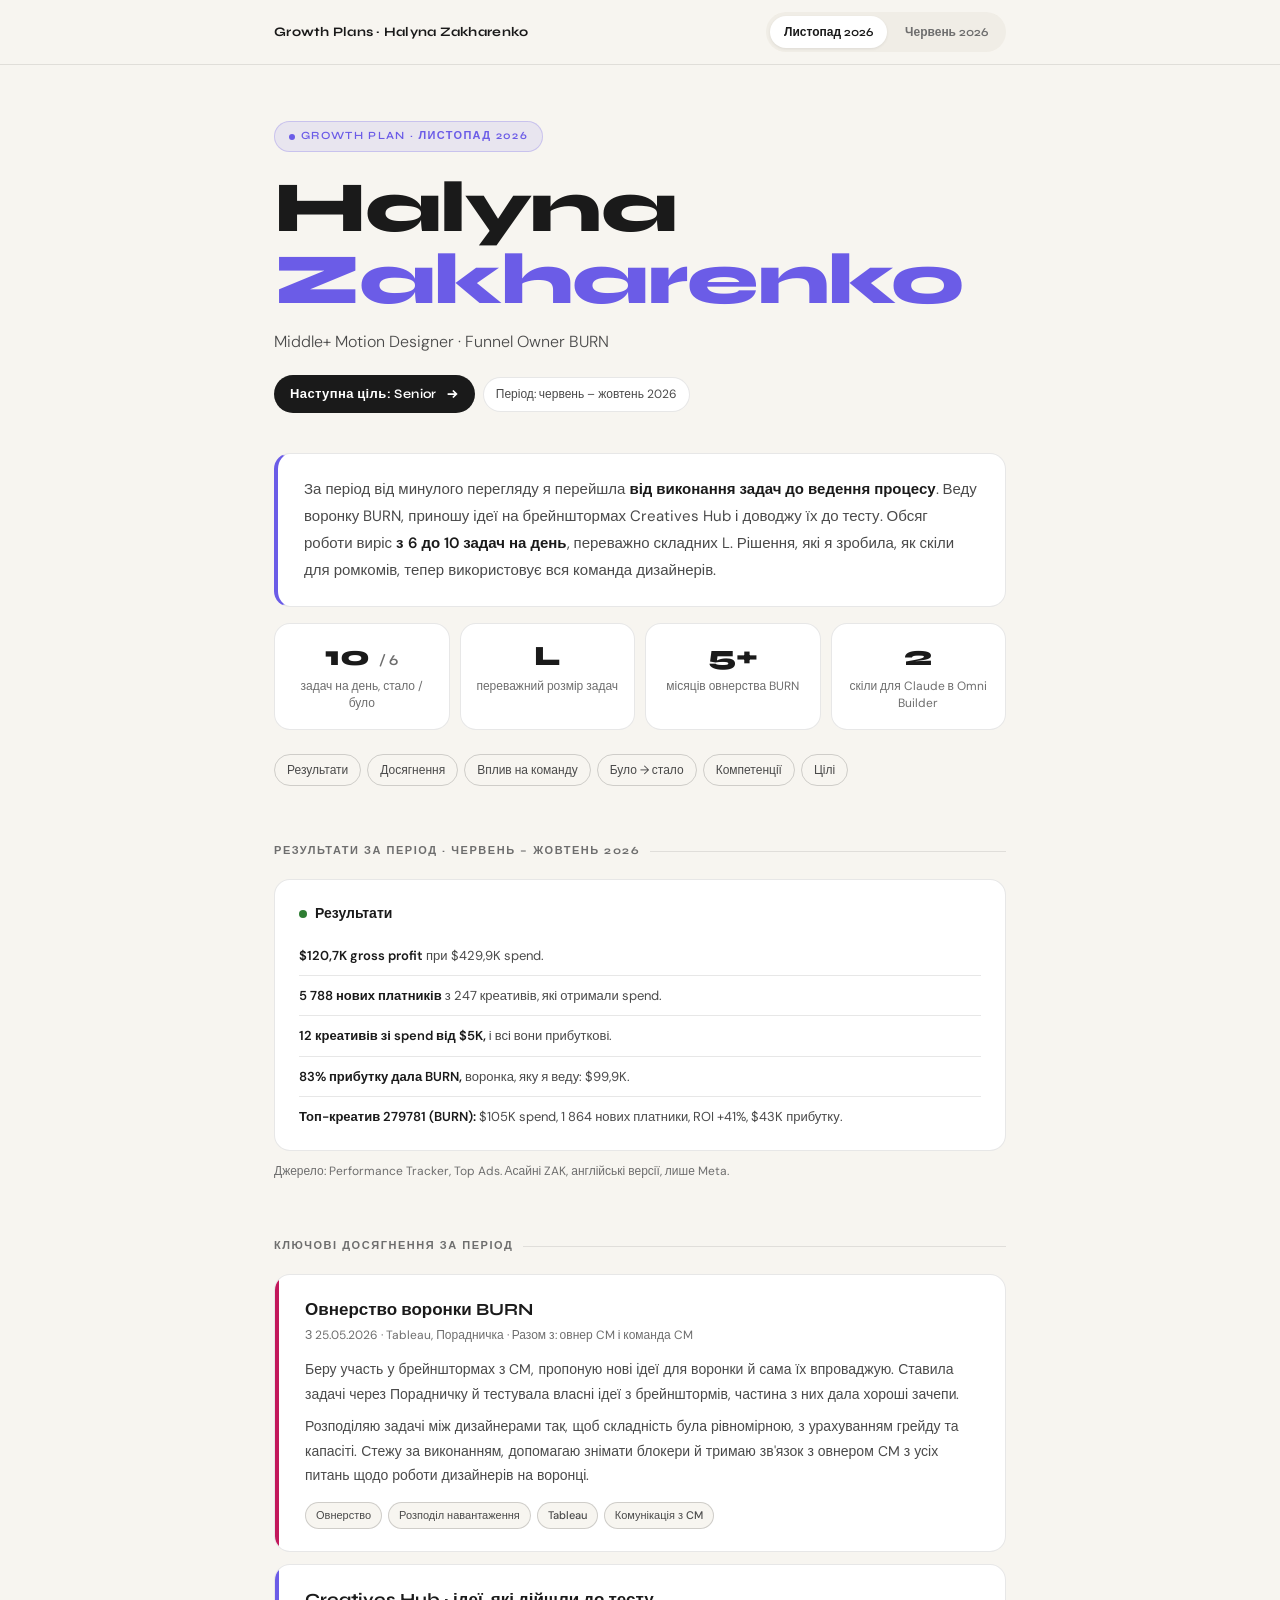
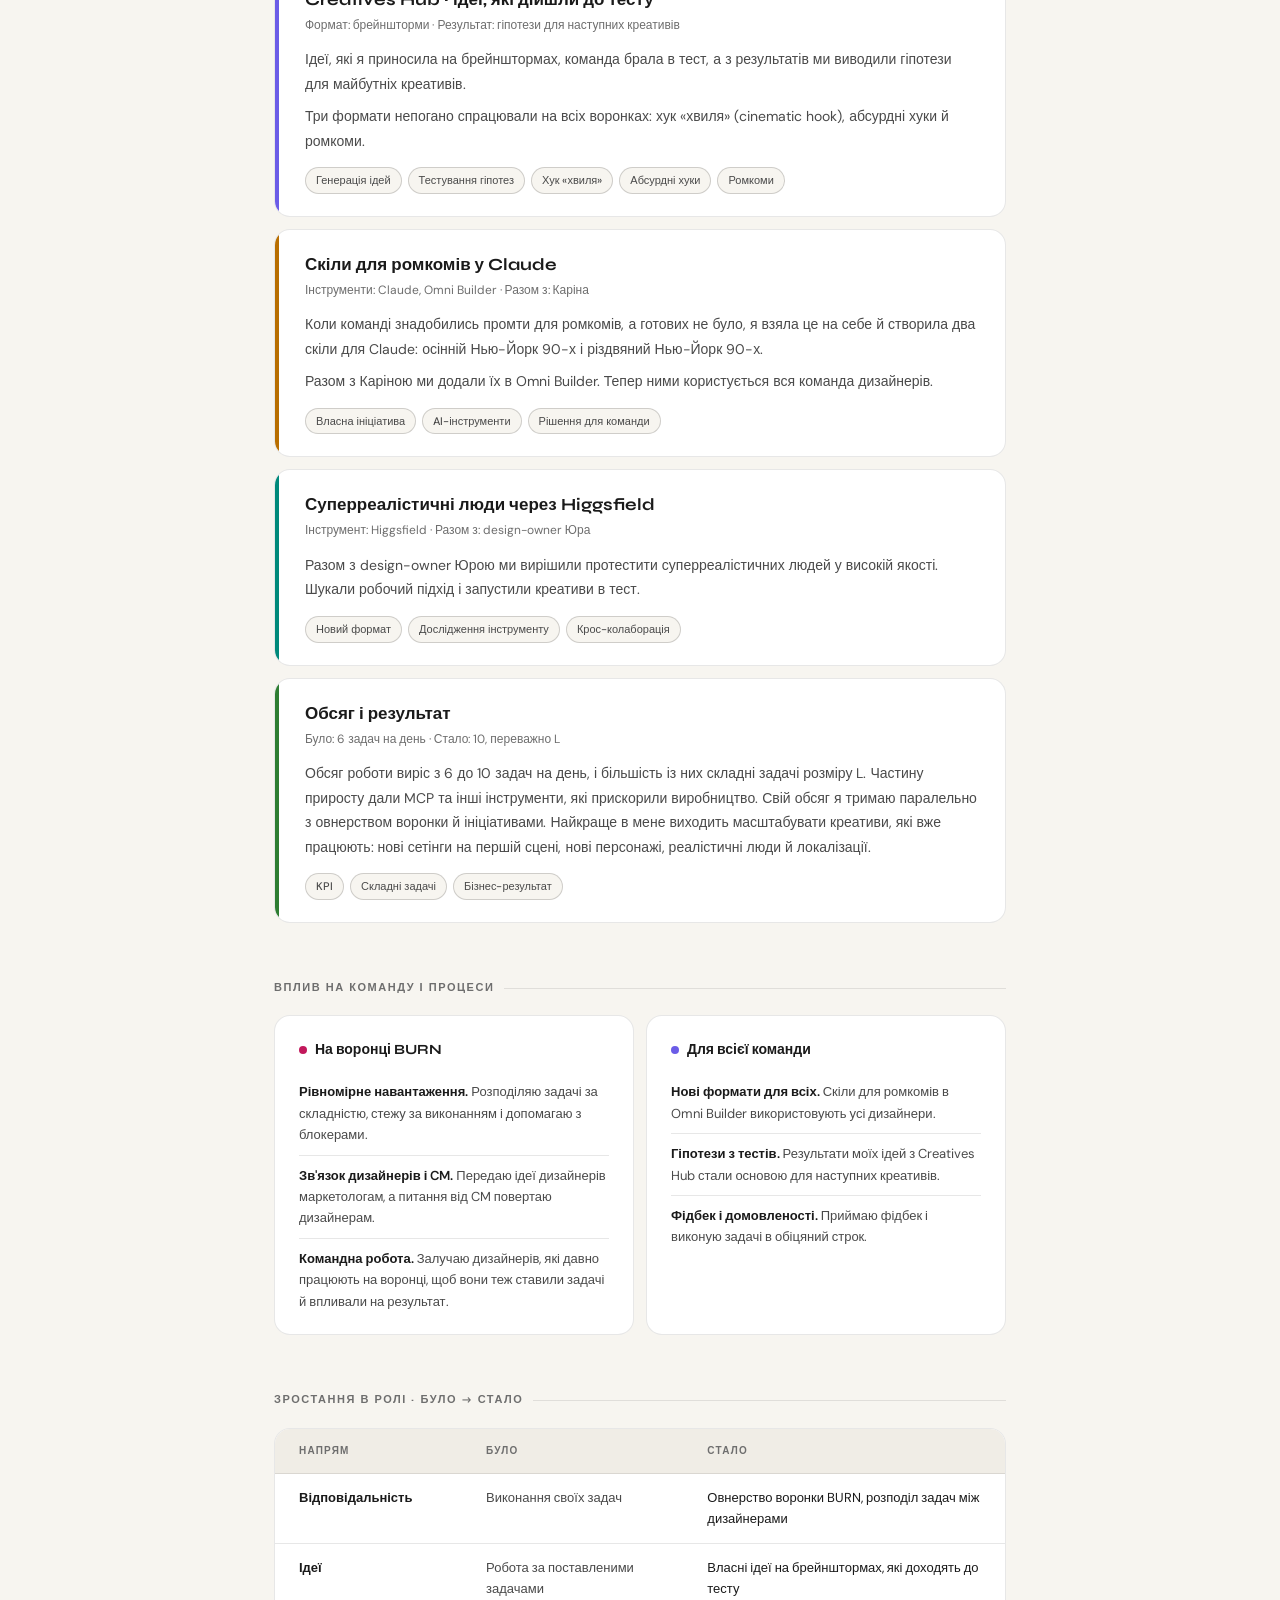
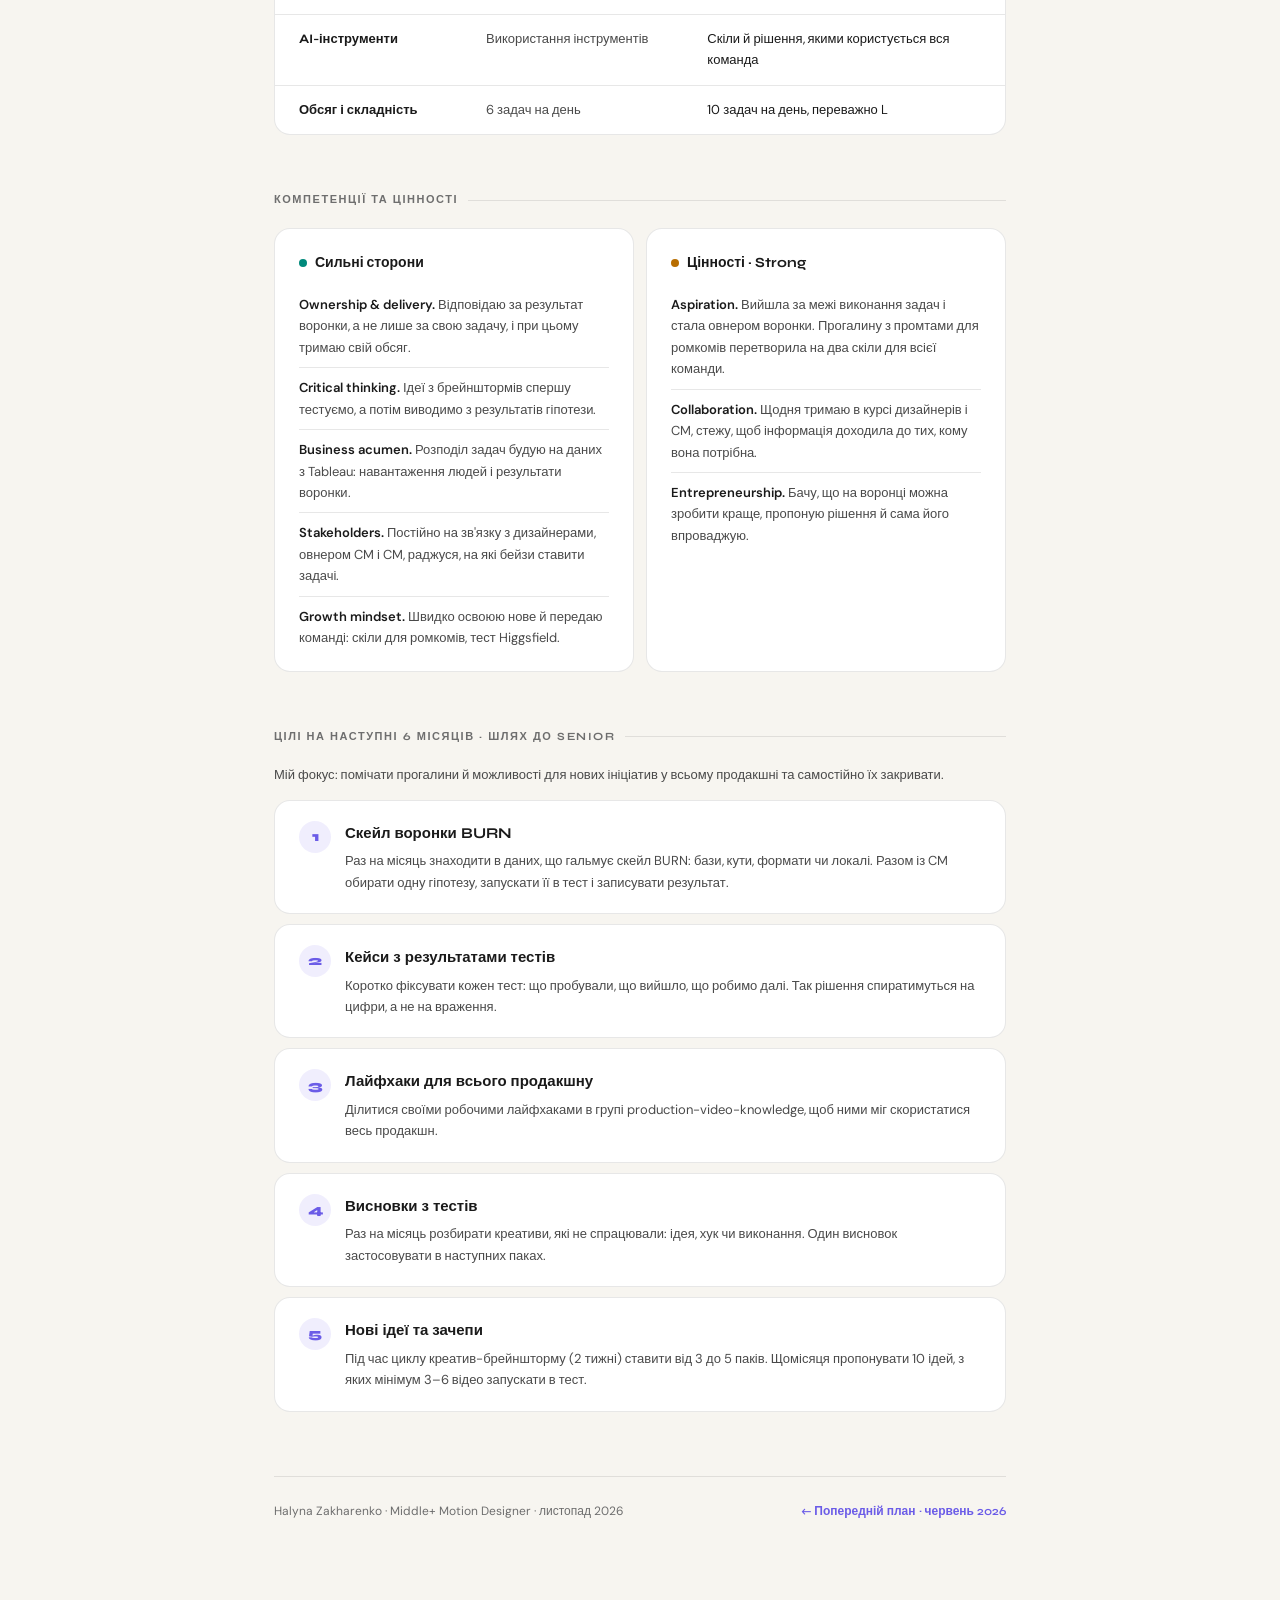
<file: index.html>
<!DOCTYPE html>
<html lang="uk">
<head>
<meta charset="UTF-8">
<meta name="viewport" content="width=device-width, initial-scale=1.0">
<meta name="robots" content="noindex, nofollow">
<title>Growth Plan · листопад 2026</title>
<script>if (window.self !== window.top) document.documentElement.classList.add("in-embed");</script>
<link rel="preconnect" href="https://fonts.googleapis.com">
<link rel="preconnect" href="https://fonts.gstatic.com" crossorigin>
<link href="https://fonts.googleapis.com/css2?family=Syne:wght@400;500;600;700;800&family=DM+Sans:ital,wght@0,300;0,400;0,500;0,600;1,300&display=swap" rel="stylesheet">
<link rel="stylesheet" href="assets/plan.css">
</head>
<body>
<header class="topbar">
  <div class="topbar-inner">
    <div class="brand">Growth Plans · Halyna Zakharenko</div>
    <nav class="switch" aria-label="Growth plans">
      <a href="./" aria-current="page">Листопад 2026</a>
      <a href="2026-06/">Червень 2026</a>
    </nav>
  </div>
</header>

<main class="page">
  <div class="hero">
    <div class="hero-tag">Growth Plan · листопад 2026</div>
    <h1 class="hero-name">Halyna<br><span>Zakharenko</span></h1>
    <p class="hero-role">Middle+ Motion Designer · Funnel Owner BURN</p>
    <div class="hero-row">
      <span class="hero-goal">Наступна ціль: Senior <svg viewBox="0 0 16 16" fill="none" stroke="currentColor" stroke-width="2" aria-hidden="true"><path d="M3 8h10M9 4l4 4-4 4"/></svg></span>
      <span class="chip">Період: червень – жовтень 2026</span>
    </div>
  </div>

  <p class="summary">
    За період від минулого перегляду я перейшла <strong>від виконання задач до ведення процесу</strong>. Веду воронку BURN, приношу ідеї на брейнштормах Creatives Hub і доводжу їх до тесту. Обсяг роботи виріс <strong>з 6 до 10 задач на день</strong>, переважно складних L. Рішення, які я зробила, як скіли для ромкомів, тепер використовує вся команда дизайнерів.
  </p>

  <div class="metrics">
    <div class="metric"><div class="metric-val">10 <small>/ 6</small></div><div class="metric-label">задач на день, стало / було</div></div>
    <div class="metric"><div class="metric-val">L</div><div class="metric-label">переважний розмір задач</div></div>
    <div class="metric"><div class="metric-val">5+</div><div class="metric-label">місяців овнерства BURN</div></div>
    <div class="metric"><div class="metric-val">2</div><div class="metric-label">скіли для Claude в Omni Builder</div></div>
  </div>

  <nav class="toc" aria-label="Розділи">
    <a href="#results">Результати</a>
    <a href="#achievements">Досягнення</a>
    <a href="#impact">Вплив на команду</a>
    <a href="#growth">Було → стало</a>
    <a href="#competencies">Компетенції</a>
    <a href="#goals">Цілі</a>
  </nav>

  <section class="section" id="results">
    <h2 class="section-label">Результати за період · червень – жовтень 2026</h2>
    <div class="panel" style="--c: var(--green)">
        <h3 class="panel-title">Результати</h3>
        <div class="item"><b>$120,7K gross profit</b> при $429,9K spend.</div>
        <div class="item"><b>5 788 нових платників</b> з 247 креативів, які отримали spend.</div>
        <div class="item"><b>12 креативів зі spend від $5K,</b> і всі вони прибуткові.</div>
        <div class="item"><b>83% прибутку дала BURN,</b> воронка, яку я веду: $99,9K.</div>
        <div class="item"><b>Топ-креатив 279781 (BURN):</b> $105K spend, 1 864 нових платники, ROI +41%, $43K прибутку.</div>
    </div>
    <p class="source">Джерело: Performance Tracker, Top Ads. Асайні ZAK, англійські версії, лише Meta.</p>
  </section>

  <section class="section" id="achievements">
    <h2 class="section-label">Ключові досягнення за період</h2>

    <article class="card c-pink">
      <h3 class="card-title">Овнерство воронки BURN</h3>
      <p class="card-meta">З 25.05.2026 · Tableau, Порадничка · Разом з: овнер CM і команда CM</p>
      <div class="card-body">
        <p>Беру участь у брейнштормах з CM, пропоную нові ідеї для воронки й сама їх впроваджую. Ставила задачі через Порадничку й тестувала власні ідеї з брейнштормів, частина з них дала хороші зачепи.</p>
        <p>Розподіляю задачі між дизайнерами так, щоб складність була рівномірною, з урахуванням грейду та капасіті. Стежу за виконанням, допомагаю знімати блокери й тримаю зв'язок з овнером CM з усіх питань щодо роботи дизайнерів на воронці.</p>
      </div>
      <div class="tags"><span class="tag">Овнерство</span><span class="tag">Розподіл навантаження</span><span class="tag">Tableau</span><span class="tag">Комунікація з CM</span></div>
    </article>

    <article class="card c-purple">
      <h3 class="card-title">Creatives Hub · ідеї, які дійшли до тесту</h3>
      <p class="card-meta">Формат: брейншторми · Результат: гіпотези для наступних креативів</p>
      <div class="card-body">
        <p>Ідеї, які я приносила на брейнштормах, команда брала в тест, а з результатів ми виводили гіпотези для майбутніх креативів.</p>
        <p>Три формати непогано спрацювали на всіх воронках: хук «хвиля» (cinematic hook), абсурдні хуки й ромкоми.</p>
      </div>
      <div class="tags"><span class="tag">Генерація ідей</span><span class="tag">Тестування гіпотез</span><span class="tag">Хук «хвиля»</span><span class="tag">Абсурдні хуки</span><span class="tag">Ромкоми</span></div>
    </article>

    <article class="card c-amber">
      <h3 class="card-title">Скіли для ромкомів у Claude</h3>
      <p class="card-meta">Інструменти: Claude, Omni Builder · Разом з: Каріна</p>
      <div class="card-body">
        <p>Коли команді знадобились промти для ромкомів, а готових не було, я взяла це на себе й створила два скіли для Claude: осінній Нью-Йорк 90-х і різдвяний Нью-Йорк 90-х.</p>
        <p>Разом з Каріною ми додали їх в Omni Builder. Тепер ними користується вся команда дизайнерів.</p>
      </div>
      <div class="tags"><span class="tag">Власна ініціатива</span><span class="tag">AI-інструменти</span><span class="tag">Рішення для команди</span></div>
    </article>

    <article class="card c-teal">
      <h3 class="card-title">Суперреалістичні люди через Higgsfield</h3>
      <p class="card-meta">Інструмент: Higgsfield · Разом з: design-owner Юра</p>
      <div class="card-body">
        <p>Разом з design-owner Юрою ми вирішили протестити суперреалістичних людей у високій якості. Шукали робочий підхід і запустили креативи в тест.</p>
      </div>
      <div class="tags"><span class="tag">Новий формат</span><span class="tag">Дослідження інструменту</span><span class="tag">Крос-колаборація</span></div>
    </article>

    <article class="card c-green">
      <h3 class="card-title">Обсяг і результат</h3>
      <p class="card-meta">Було: 6 задач на день · Стало: 10, переважно L</p>
      <div class="card-body">
        <p>Обсяг роботи виріс з 6 до 10 задач на день, і більшість із них складні задачі розміру L. Частину приросту дали MCP та інші інструменти, які прискорили виробництво. Свій обсяг я тримаю паралельно з овнерством воронки й ініціативами. Найкраще в мене виходить масштабувати креативи, які вже працюють: нові сетінги на першій сцені, нові персонажі, реалістичні люди й локалізації.</p>
      </div>
      <div class="tags"><span class="tag">KPI</span><span class="tag">Складні задачі</span><span class="tag">Бізнес-результат</span></div>
    </article>
  </section>

  <section class="section" id="impact">
    <h2 class="section-label">Вплив на команду і процеси</h2>
    <div class="grid2">
      <div class="panel" style="--c: var(--pink)">
        <h3 class="panel-title">На воронці BURN</h3>
        <div class="item"><b>Рівномірне навантаження.</b> Розподіляю задачі за складністю, стежу за виконанням і допомагаю з блокерами.</div>
        <div class="item"><b>Зв'язок дизайнерів і CM.</b> Передаю ідеї дизайнерів маркетологам, а питання від CM повертаю дизайнерам.</div>
        <div class="item"><b>Командна робота.</b> Залучаю дизайнерів, які давно працюють на воронці, щоб вони теж ставили задачі й впливали на результат.</div>
      </div>
      <div class="panel" style="--c: var(--accent)">
        <h3 class="panel-title">Для всієї команди</h3>
        <div class="item"><b>Нові формати для всіх.</b> Скіли для ромкомів в Omni Builder використовують усі дизайнери.</div>
        <div class="item"><b>Гіпотези з тестів.</b> Результати моїх ідей з Creatives Hub стали основою для наступних креативів.</div>
        <div class="item"><b>Фідбек і домовленості.</b> Приймаю фідбек і виконую задачі в обіцяний строк.</div>
      </div>
    </div>
  </section>

  <section class="section" id="growth">
    <h2 class="section-label">Зростання в ролі · було → стало</h2>
    <div class="compare">
      <div class="compare-row compare-head"><div>Напрям</div><div>Було</div><div>Стало</div></div>
      <div class="compare-row"><div class="dir">Відповідальність</div><div class="was">Виконання своїх задач</div><div class="now">Овнерство воронки BURN, розподіл задач між дизайнерами</div></div>
      <div class="compare-row"><div class="dir">Ідеї</div><div class="was">Робота за поставленими задачами</div><div class="now">Власні ідеї на брейнштормах, які доходять до тесту</div></div>
      <div class="compare-row"><div class="dir">AI-інструменти</div><div class="was">Використання інструментів</div><div class="now">Скіли й рішення, якими користується вся команда</div></div>
      <div class="compare-row"><div class="dir">Обсяг і складність</div><div class="was">6 задач на день</div><div class="now">10 задач на день, переважно L</div></div>
    </div>
  </section>

  <section class="section" id="competencies">
    <h2 class="section-label">Компетенції та цінності</h2>
    <div class="grid2">
      <div class="panel" style="--c: var(--teal)">
        <h3 class="panel-title">Сильні сторони</h3>
        <div class="item"><b>Ownership & delivery.</b> Відповідаю за результат воронки, а не лише за свою задачу, і при цьому тримаю свій обсяг.</div>
        <div class="item"><b>Critical thinking.</b> Ідеї з брейнштормів спершу тестуємо, а потім виводимо з результатів гіпотези.</div>
        <div class="item"><b>Business acumen.</b> Розподіл задач будую на даних з Tableau: навантаження людей і результати воронки.</div>
        <div class="item"><b>Stakeholders.</b> Постійно на зв'язку з дизайнерами, овнером CM і CM, раджуся, на які бейзи ставити задачі.</div>
        <div class="item"><b>Growth mindset.</b> Швидко освоюю нове й передаю команді: скіли для ромкомів, тест Higgsfield.</div>
      </div>
      <div class="panel" style="--c: var(--amber)">
        <h3 class="panel-title">Цінності · Strong</h3>
        <div class="item"><b>Aspiration.</b> Вийшла за межі виконання задач і стала овнером воронки. Прогалину з промтами для ромкомів перетворила на два скіли для всієї команди.</div>
        <div class="item"><b>Collaboration.</b> Щодня тримаю в курсі дизайнерів і CM, стежу, щоб інформація доходила до тих, кому вона потрібна.</div>
        <div class="item"><b>Entrepreneurship.</b> Бачу, що на воронці можна зробити краще, пропоную рішення й сама його впроваджую.</div>
      </div>
    </div>
  </section>

  <section class="section" id="goals">
    <h2 class="section-label">Цілі на наступні 6 місяців · шлях до Senior</h2>
    <p class="goal-body" style="margin-bottom: 14px">Мій фокус: помічати прогалини й можливості для нових ініціатив у всьому продакшні та самостійно їх закривати.</p>
    <div class="goal">
      <div class="goal-num">1</div>
      <div><h3 class="goal-title">Скейл воронки BURN</h3><p class="goal-body">Раз на місяць знаходити в даних, що гальмує скейл BURN: бази, кути, формати чи локалі. Разом із CM обирати одну гіпотезу, запускати її в тест і записувати результат.</p></div>
    </div>
    <div class="goal">
      <div class="goal-num">2</div>
      <div><h3 class="goal-title">Кейси з результатами тестів</h3><p class="goal-body">Коротко фіксувати кожен тест: що пробували, що вийшло, що робимо далі. Так рішення спиратимуться на цифри, а не на враження.</p></div>
    </div>
    <div class="goal">
      <div class="goal-num">3</div>
      <div><h3 class="goal-title">Лайфхаки для всього продакшну</h3><p class="goal-body">Ділитися своїми робочими лайфхаками в групі production-video-knowledge, щоб ними міг скористатися весь продакшн.</p></div>
    </div>
    <div class="goal">
      <div class="goal-num">4</div>
      <div><h3 class="goal-title">Висновки з тестів</h3><p class="goal-body">Раз на місяць розбирати креативи, які не спрацювали: ідея, хук чи виконання. Один висновок застосовувати в наступних паках.</p></div>
    </div>
    <div class="goal">
      <div class="goal-num">5</div>
      <div><h3 class="goal-title">Нові ідеї та зачепи</h3><p class="goal-body">Під час циклу креатив-брейншторму (2 тижні) ставити від 3 до 5 паків. Щомісяця пропонувати 10 ідей, з яких мінімум 3–6 відео запускати в тест.</p></div>
    </div>
  </section>

  <footer class="footer">
    <span>Halyna Zakharenko · Middle+ Motion Designer · листопад 2026</span>
    <a href="2026-06/">← Попередній план · червень 2026</a>
  </footer>
</main>
</body>
</html>
</file>
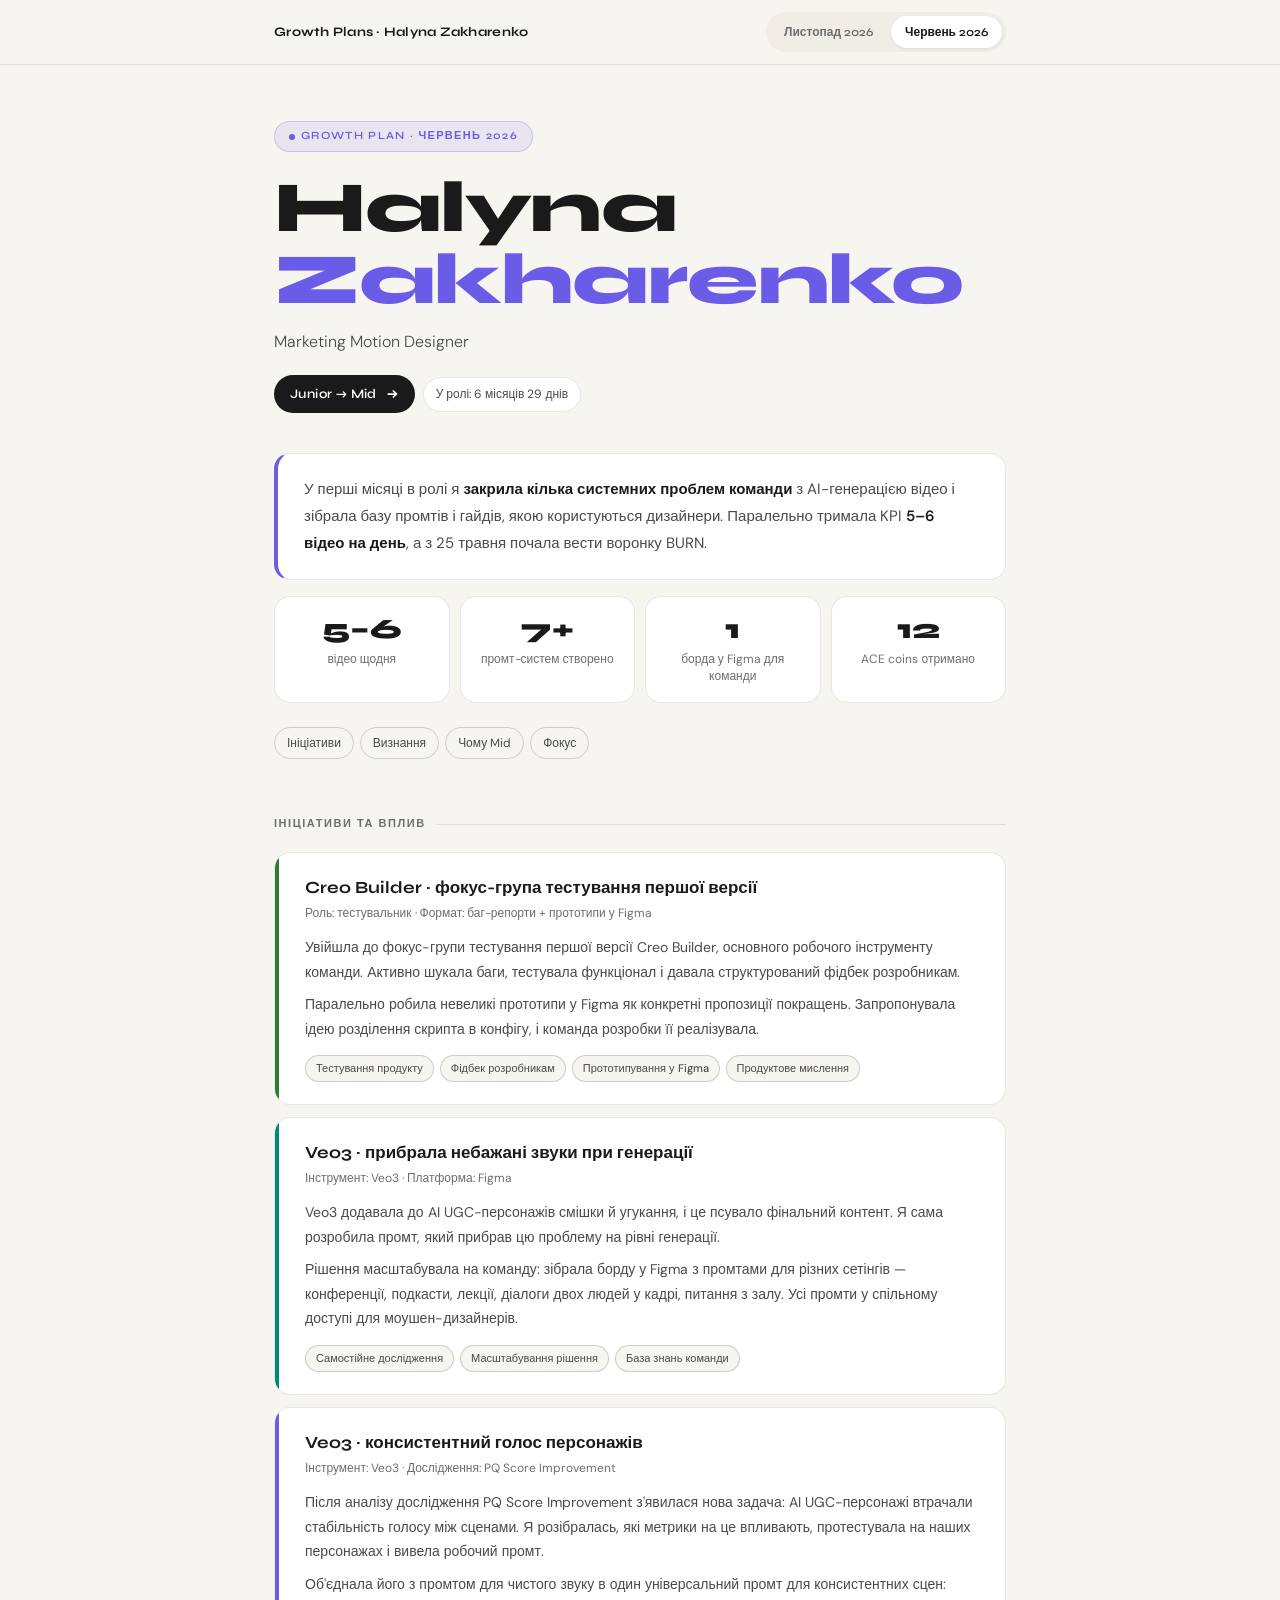
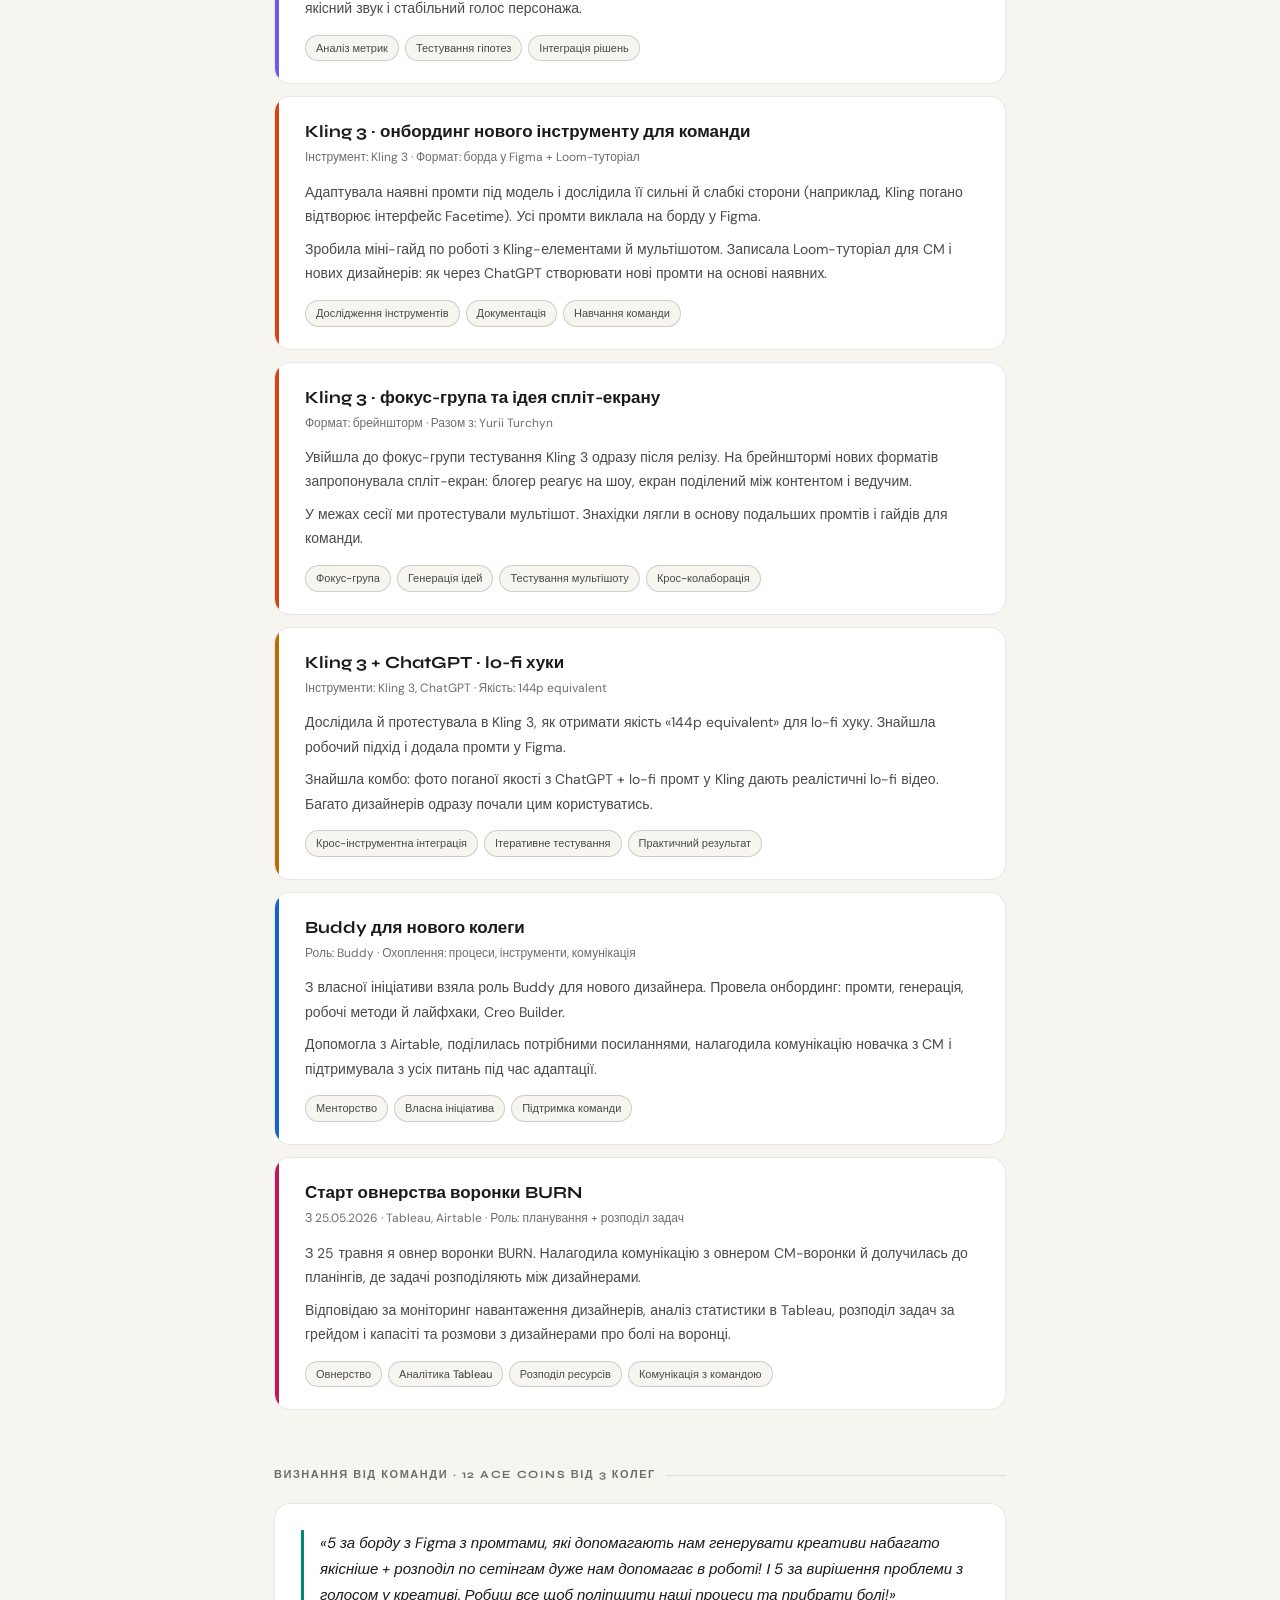
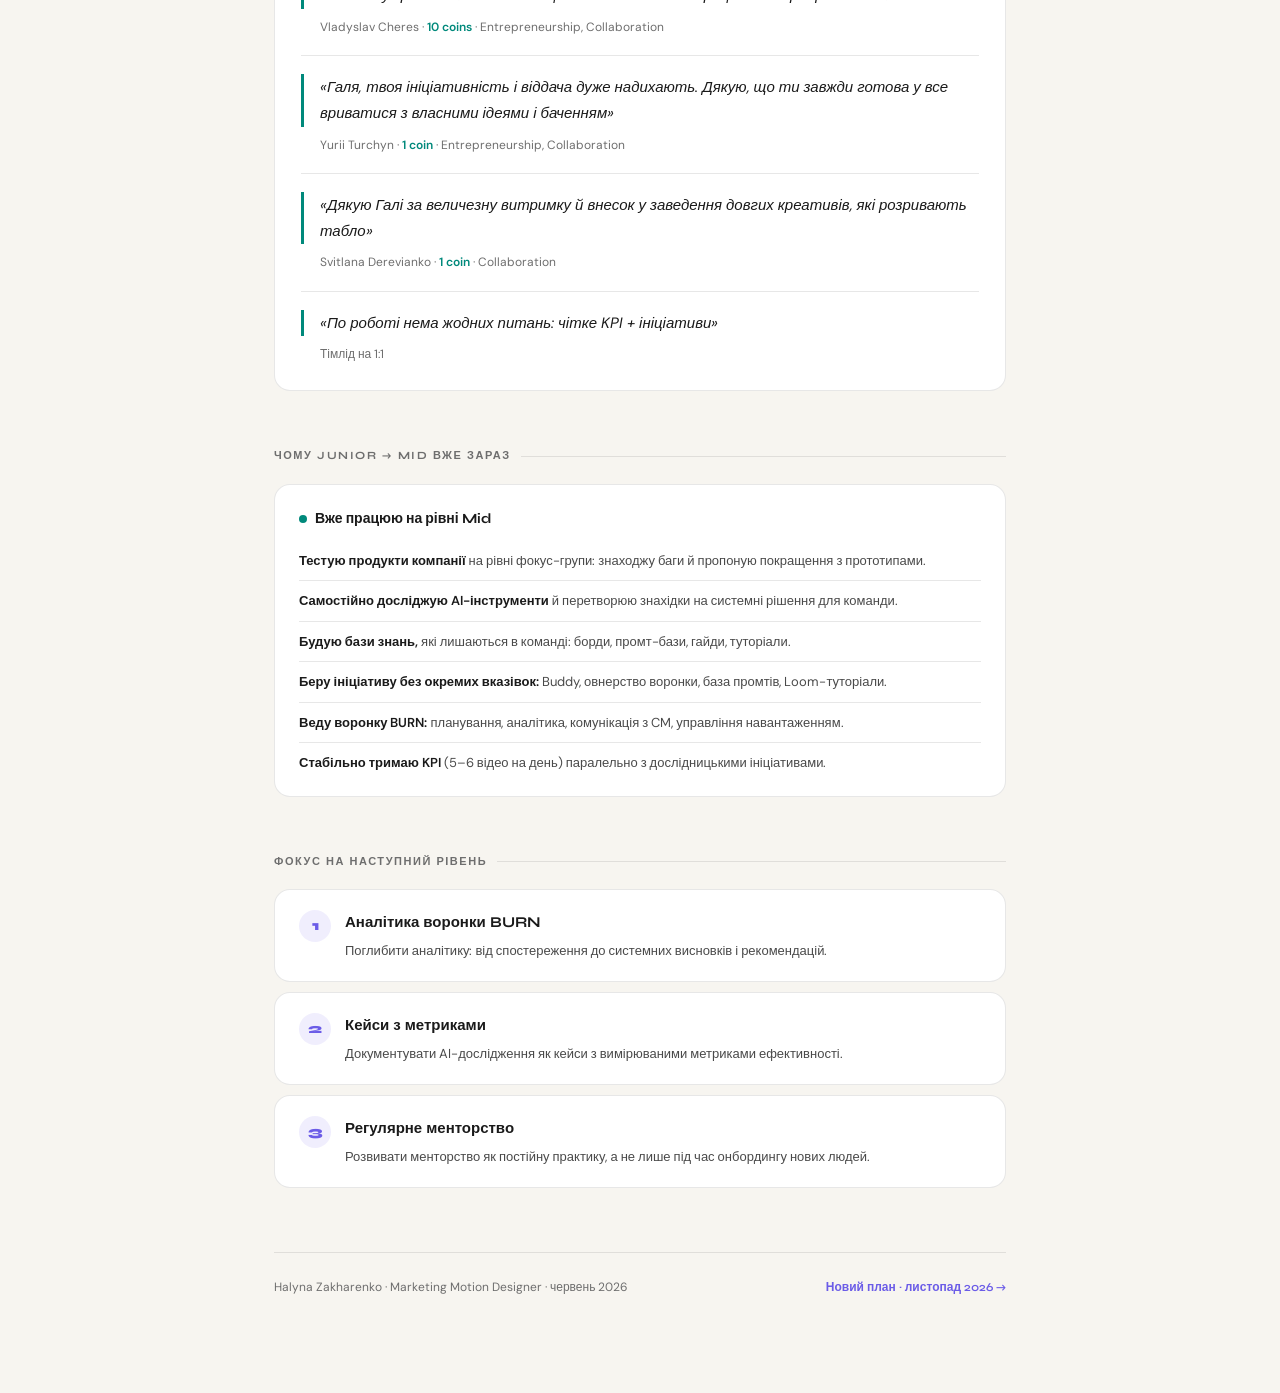
<file: 2026-06/index.html>
<!DOCTYPE html>
<html lang="uk">
<head>
<meta charset="UTF-8">
<meta name="viewport" content="width=device-width, initial-scale=1.0">
<meta name="robots" content="noindex, nofollow">
<title>Growth Plan · червень 2026</title>
<script>if (window.self !== window.top) document.documentElement.classList.add("in-embed");</script>
<link rel="preconnect" href="https://fonts.googleapis.com">
<link rel="preconnect" href="https://fonts.gstatic.com" crossorigin>
<link href="https://fonts.googleapis.com/css2?family=Syne:wght@400;500;600;700;800&family=DM+Sans:ital,wght@0,300;0,400;0,500;0,600;1,300&display=swap" rel="stylesheet">
<link rel="stylesheet" href="../assets/plan.css">
</head>
<body>
<header class="topbar">
  <div class="topbar-inner">
    <div class="brand">Growth Plans · Halyna Zakharenko</div>
    <nav class="switch" aria-label="Growth plans">
      <a href="../">Листопад 2026</a>
      <a href="./" aria-current="page">Червень 2026</a>
    </nav>
  </div>
</header>

<main class="page">
  <div class="hero">
    <div class="hero-tag">Growth Plan · червень 2026</div>
    <h1 class="hero-name">Halyna<br><span>Zakharenko</span></h1>
    <p class="hero-role">Marketing Motion Designer</p>
    <div class="hero-row">
      <span class="hero-goal">Junior → Mid <svg viewBox="0 0 16 16" fill="none" stroke="currentColor" stroke-width="2" aria-hidden="true"><path d="M3 8h10M9 4l4 4-4 4"/></svg></span>
      <span class="chip">У ролі: 6 місяців 29 днів</span>
    </div>
  </div>

  <p class="summary">
    У перші місяці в ролі я <strong>закрила кілька системних проблем команди</strong> з AI-генерацією відео і зібрала базу промтів і гайдів, якою користуються дизайнери. Паралельно тримала KPI <strong>5–6 відео на день</strong>, а з 25 травня почала вести воронку BURN.
  </p>

  <div class="metrics">
    <div class="metric"><div class="metric-val">5–6</div><div class="metric-label">відео щодня</div></div>
    <div class="metric"><div class="metric-val">7+</div><div class="metric-label">промт-систем створено</div></div>
    <div class="metric"><div class="metric-val">1</div><div class="metric-label">борда у Figma для команди</div></div>
    <div class="metric"><div class="metric-val">12</div><div class="metric-label">ACE coins отримано</div></div>
  </div>

  <nav class="toc" aria-label="Розділи">
    <a href="#initiatives">Ініціативи</a>
    <a href="#recognition">Визнання</a>
    <a href="#why">Чому Mid</a>
    <a href="#focus">Фокус</a>
  </nav>

  <section class="section" id="initiatives">
    <h2 class="section-label">Ініціативи та вплив</h2>

    <article class="card c-green">
      <h3 class="card-title">Creo Builder · фокус-група тестування першої версії</h3>
      <p class="card-meta">Роль: тестувальник · Формат: баг-репорти + прототипи у Figma</p>
      <div class="card-body">
        <p>Увійшла до фокус-групи тестування першої версії Creo Builder, основного робочого інструменту команди. Активно шукала баги, тестувала функціонал і давала структурований фідбек розробникам.</p>
        <p>Паралельно робила невеликі прототипи у Figma як конкретні пропозиції покращень. Запропонувала ідею розділення скрипта в конфігу, і команда розробки її реалізувала.</p>
      </div>
      <div class="tags"><span class="tag">Тестування продукту</span><span class="tag">Фідбек розробникам</span><span class="tag">Прототипування у Figma</span><span class="tag">Продуктове мислення</span></div>
    </article>

    <article class="card c-teal">
      <h3 class="card-title">Veo3 · прибрала небажані звуки при генерації</h3>
      <p class="card-meta">Інструмент: Veo3 · Платформа: Figma</p>
      <div class="card-body">
        <p>Veo3 додавала до AI UGC-персонажів смішки й угукання, і це псувало фінальний контент. Я сама розробила промт, який прибрав цю проблему на рівні генерації.</p>
        <p>Рішення масштабувала на команду: зібрала борду у Figma з промтами для різних сетінгів — конференції, подкасти, лекції, діалоги двох людей у кадрі, питання з залу. Усі промти у спільному доступі для моушен-дизайнерів.</p>
      </div>
      <div class="tags"><span class="tag">Самостійне дослідження</span><span class="tag">Масштабування рішення</span><span class="tag">База знань команди</span></div>
    </article>

    <article class="card c-purple">
      <h3 class="card-title">Veo3 · консистентний голос персонажів</h3>
      <p class="card-meta">Інструмент: Veo3 · Дослідження: PQ Score Improvement</p>
      <div class="card-body">
        <p>Після аналізу дослідження PQ Score Improvement з'явилася нова задача: AI UGC-персонажі втрачали стабільність голосу між сценами. Я розібралась, які метрики на це впливають, протестувала на наших персонажах і вивела робочий промт.</p>
        <p>Об'єднала його з промтом для чистого звуку в один універсальний промт для консистентних сцен: якісний звук і стабільний голос персонажа.</p>
      </div>
      <div class="tags"><span class="tag">Аналіз метрик</span><span class="tag">Тестування гіпотез</span><span class="tag">Інтеграція рішень</span></div>
    </article>

    <article class="card c-coral">
      <h3 class="card-title">Kling 3 · онбординг нового інструменту для команди</h3>
      <p class="card-meta">Інструмент: Kling 3 · Формат: борда у Figma + Loom-туторіал</p>
      <div class="card-body">
        <p>Адаптувала наявні промти під модель і дослідила її сильні й слабкі сторони (наприклад, Kling погано відтворює інтерфейс Facetime). Усі промти виклала на борду у Figma.</p>
        <p>Зробила міні-гайд по роботі з Kling-елементами й мультішотом. Записала Loom-туторіал для CM і нових дизайнерів: як через ChatGPT створювати нові промти на основі наявних.</p>
      </div>
      <div class="tags"><span class="tag">Дослідження інструментів</span><span class="tag">Документація</span><span class="tag">Навчання команди</span></div>
    </article>

    <article class="card c-coral">
      <h3 class="card-title">Kling 3 · фокус-група та ідея спліт-екрану</h3>
      <p class="card-meta">Формат: брейншторм · Разом з: Yurii Turchyn</p>
      <div class="card-body">
        <p>Увійшла до фокус-групи тестування Kling 3 одразу після релізу. На брейнштормі нових форматів запропонувала спліт-екран: блогер реагує на шоу, екран поділений між контентом і ведучим.</p>
        <p>У межах сесії ми протестували мультішот. Знахідки лягли в основу подальших промтів і гайдів для команди.</p>
      </div>
      <div class="tags"><span class="tag">Фокус-група</span><span class="tag">Генерація ідей</span><span class="tag">Тестування мультішоту</span><span class="tag">Крос-колаборація</span></div>
    </article>

    <article class="card c-amber">
      <h3 class="card-title">Kling 3 + ChatGPT · lo-fi хуки</h3>
      <p class="card-meta">Інструменти: Kling 3, ChatGPT · Якість: 144p equivalent</p>
      <div class="card-body">
        <p>Дослідила й протестувала в Kling 3, як отримати якість «144p equivalent» для lo-fi хуку. Знайшла робочий підхід і додала промти у Figma.</p>
        <p>Знайшла комбо: фото поганої якості з ChatGPT + lo-fi промт у Kling дають реалістичні lo-fi відео. Багато дизайнерів одразу почали цим користуватись.</p>
      </div>
      <div class="tags"><span class="tag">Крос-інструментна інтеграція</span><span class="tag">Ітеративне тестування</span><span class="tag">Практичний результат</span></div>
    </article>

    <article class="card c-blue">
      <h3 class="card-title">Buddy для нового колеги</h3>
      <p class="card-meta">Роль: Buddy · Охоплення: процеси, інструменти, комунікація</p>
      <div class="card-body">
        <p>З власної ініціативи взяла роль Buddy для нового дизайнера. Провела онбординг: промти, генерація, робочі методи й лайфхаки, Creo Builder.</p>
        <p>Допомогла з Airtable, поділилась потрібними посиланнями, налагодила комунікацію новачка з CM і підтримувала з усіх питань під час адаптації.</p>
      </div>
      <div class="tags"><span class="tag">Менторство</span><span class="tag">Власна ініціатива</span><span class="tag">Підтримка команди</span></div>
    </article>

    <article class="card c-pink">
      <h3 class="card-title">Старт овнерства воронки BURN</h3>
      <p class="card-meta">З 25.05.2026 · Tableau, Airtable · Роль: планування + розподіл задач</p>
      <div class="card-body">
        <p>З 25 травня я овнер воронки BURN. Налагодила комунікацію з овнером CM-воронки й долучилась до планінгів, де задачі розподіляють між дизайнерами.</p>
        <p>Відповідаю за моніторинг навантаження дизайнерів, аналіз статистики в Tableau, розподіл задач за грейдом і капасіті та розмови з дизайнерами про болі на воронці.</p>
      </div>
      <div class="tags"><span class="tag">Овнерство</span><span class="tag">Аналітика Tableau</span><span class="tag">Розподіл ресурсів</span><span class="tag">Комунікація з командою</span></div>
    </article>
  </section>

  <section class="section" id="recognition">
    <h2 class="section-label">Визнання від команди · 12 ACE coins від 3 колег</h2>
    <div class="quotes">
      <div class="quote">
        <p class="quote-text">«5 за борду з Figma з промтами, які допомагають нам генерувати креативи набагато якісніше + розподіл по сетінгам дуже нам допомагає в роботі! І 5 за вирішення проблеми з голосом у креативі. Робиш все щоб поліпшити наші процеси та прибрати болі!»</p>
        <p class="quote-meta">Vladyslav Cheres · <b>10 coins</b> · Entrepreneurship, Collaboration</p>
      </div>
      <div class="quote">
        <p class="quote-text">«Галя, твоя ініціативність і віддача дуже надихають. Дякую, що ти завжди готова у все вриватися з власними ідеями і баченням»</p>
        <p class="quote-meta">Yurii Turchyn · <b>1 coin</b> · Entrepreneurship, Collaboration</p>
      </div>
      <div class="quote">
        <p class="quote-text">«Дякую Галі за величезну витримку й внесок у заведення довгих креативів, які розривають табло»</p>
        <p class="quote-meta">Svitlana Derevianko · <b>1 coin</b> · Collaboration</p>
      </div>
      <div class="quote">
        <p class="quote-text">«По роботі нема жодних питань: чітке KPI + ініціативи»</p>
        <p class="quote-meta">Тімлід на 1:1</p>
      </div>
    </div>
  </section>

  <section class="section" id="why">
    <h2 class="section-label">Чому Junior → Mid вже зараз</h2>
    <div class="panel" style="--c: var(--teal)">
      <h3 class="panel-title">Вже працюю на рівні Mid</h3>
      <div class="item"><b>Тестую продукти компанії</b> на рівні фокус-групи: знаходжу баги й пропоную покращення з прототипами.</div>
      <div class="item"><b>Самостійно досліджую AI-інструменти</b> й перетворюю знахідки на системні рішення для команди.</div>
      <div class="item"><b>Будую бази знань,</b> які лишаються в команді: борди, промт-бази, гайди, туторіали.</div>
      <div class="item"><b>Беру ініціативу без окремих вказівок:</b> Buddy, овнерство воронки, база промтів, Loom-туторіали.</div>
      <div class="item"><b>Веду воронку BURN:</b> планування, аналітика, комунікація з CM, управління навантаженням.</div>
      <div class="item"><b>Стабільно тримаю KPI</b> (5–6 відео на день) паралельно з дослідницькими ініціативами.</div>
    </div>
  </section>

  <section class="section" id="focus">
    <h2 class="section-label">Фокус на наступний рівень</h2>
    <div class="goal">
      <div class="goal-num">1</div>
      <div><h3 class="goal-title">Аналітика воронки BURN</h3><p class="goal-body">Поглибити аналітику: від спостереження до системних висновків і рекомендацій.</p></div>
    </div>
    <div class="goal">
      <div class="goal-num">2</div>
      <div><h3 class="goal-title">Кейси з метриками</h3><p class="goal-body">Документувати AI-дослідження як кейси з вимірюваними метриками ефективності.</p></div>
    </div>
    <div class="goal">
      <div class="goal-num">3</div>
      <div><h3 class="goal-title">Регулярне менторство</h3><p class="goal-body">Розвивати менторство як постійну практику, а не лише під час онбордингу нових людей.</p></div>
    </div>
  </section>

  <footer class="footer">
    <span>Halyna Zakharenko · Marketing Motion Designer · червень 2026</span>
    <a href="../">Новий план · листопад 2026 →</a>
  </footer>
</main>
</body>
</html>
</file>
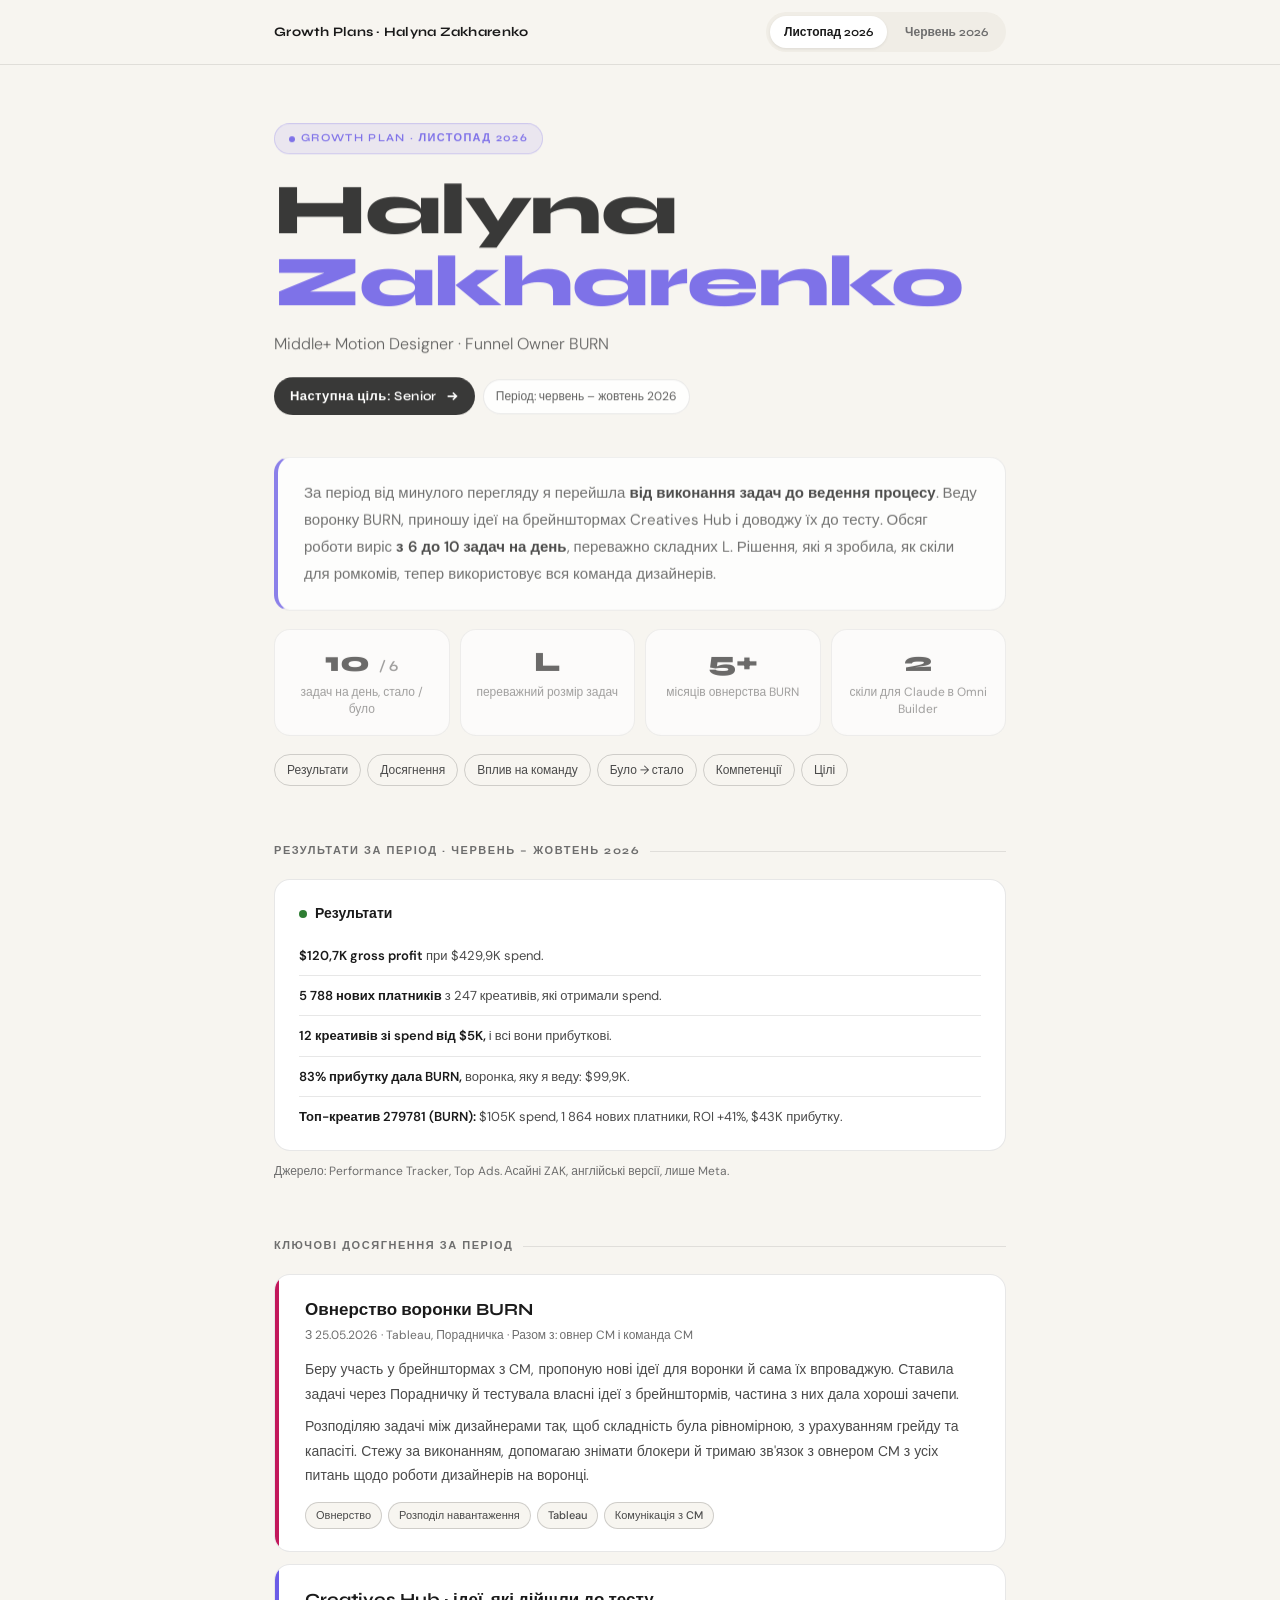
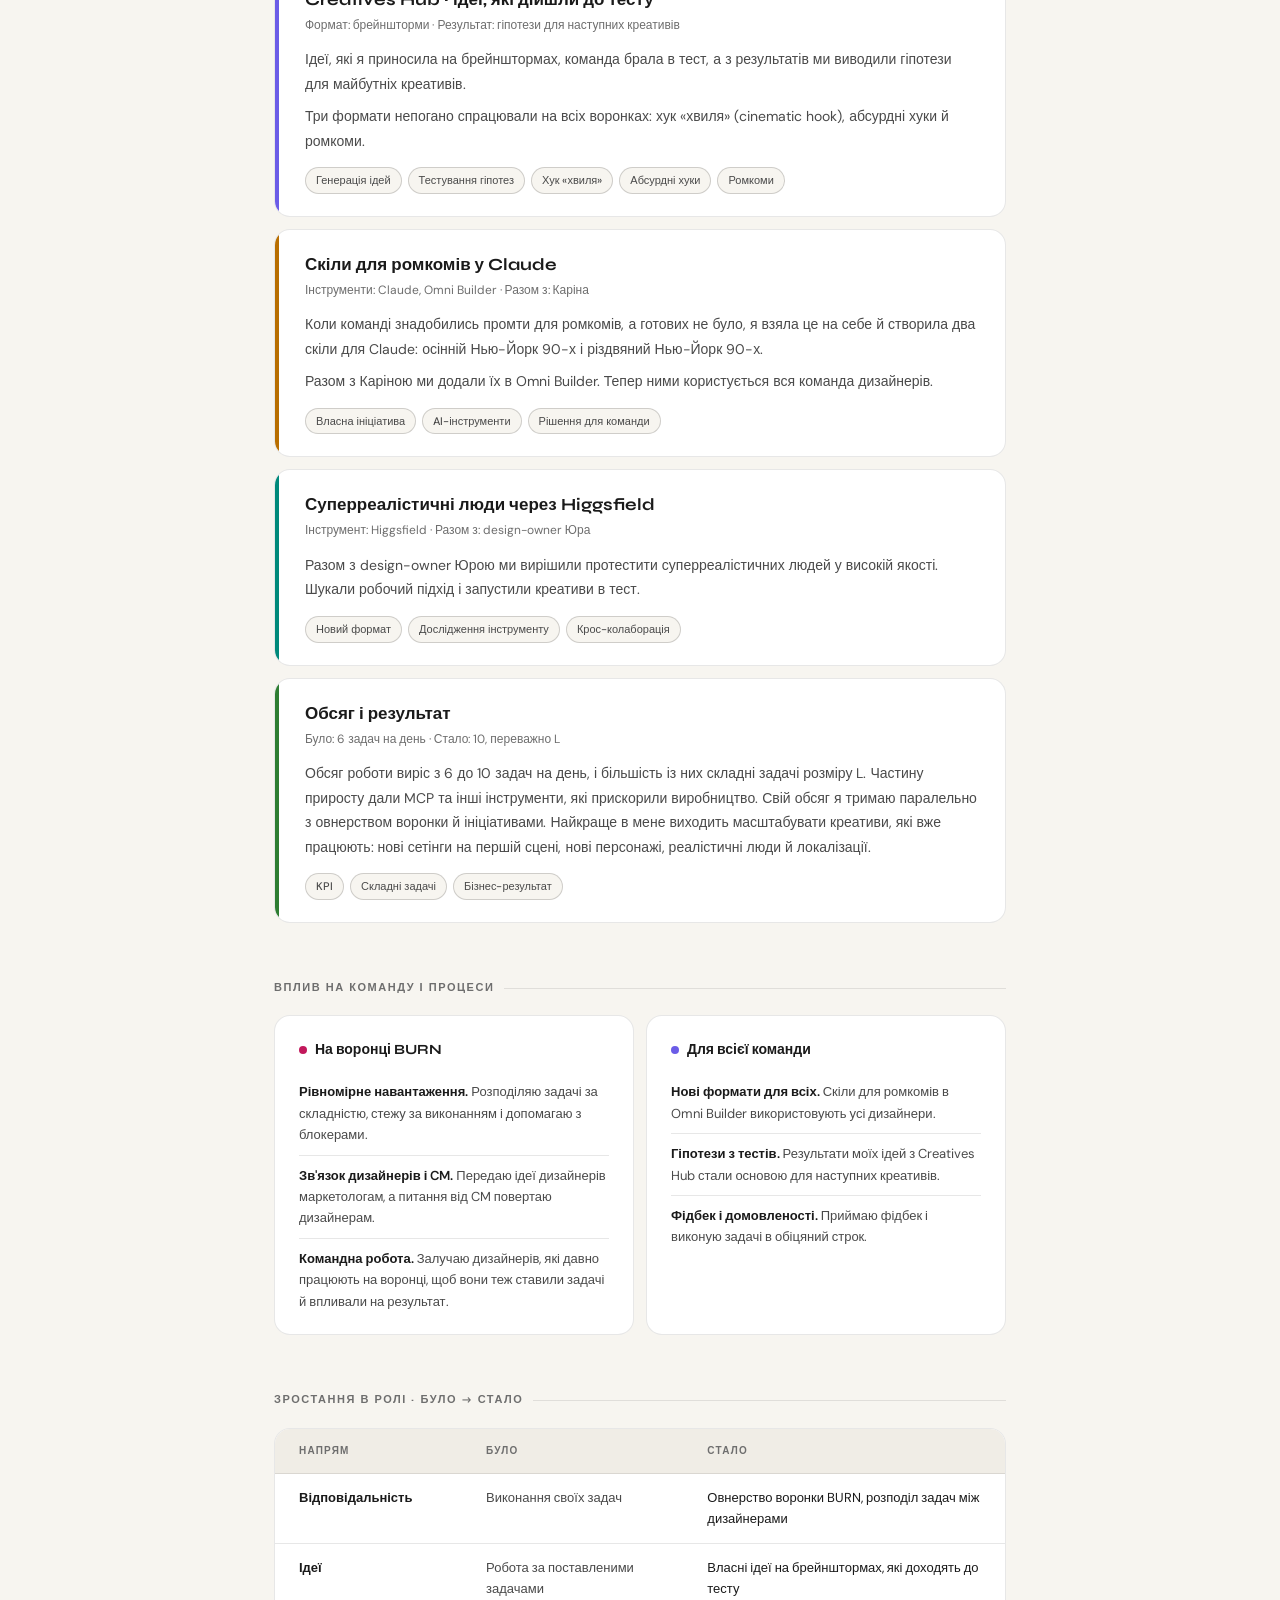
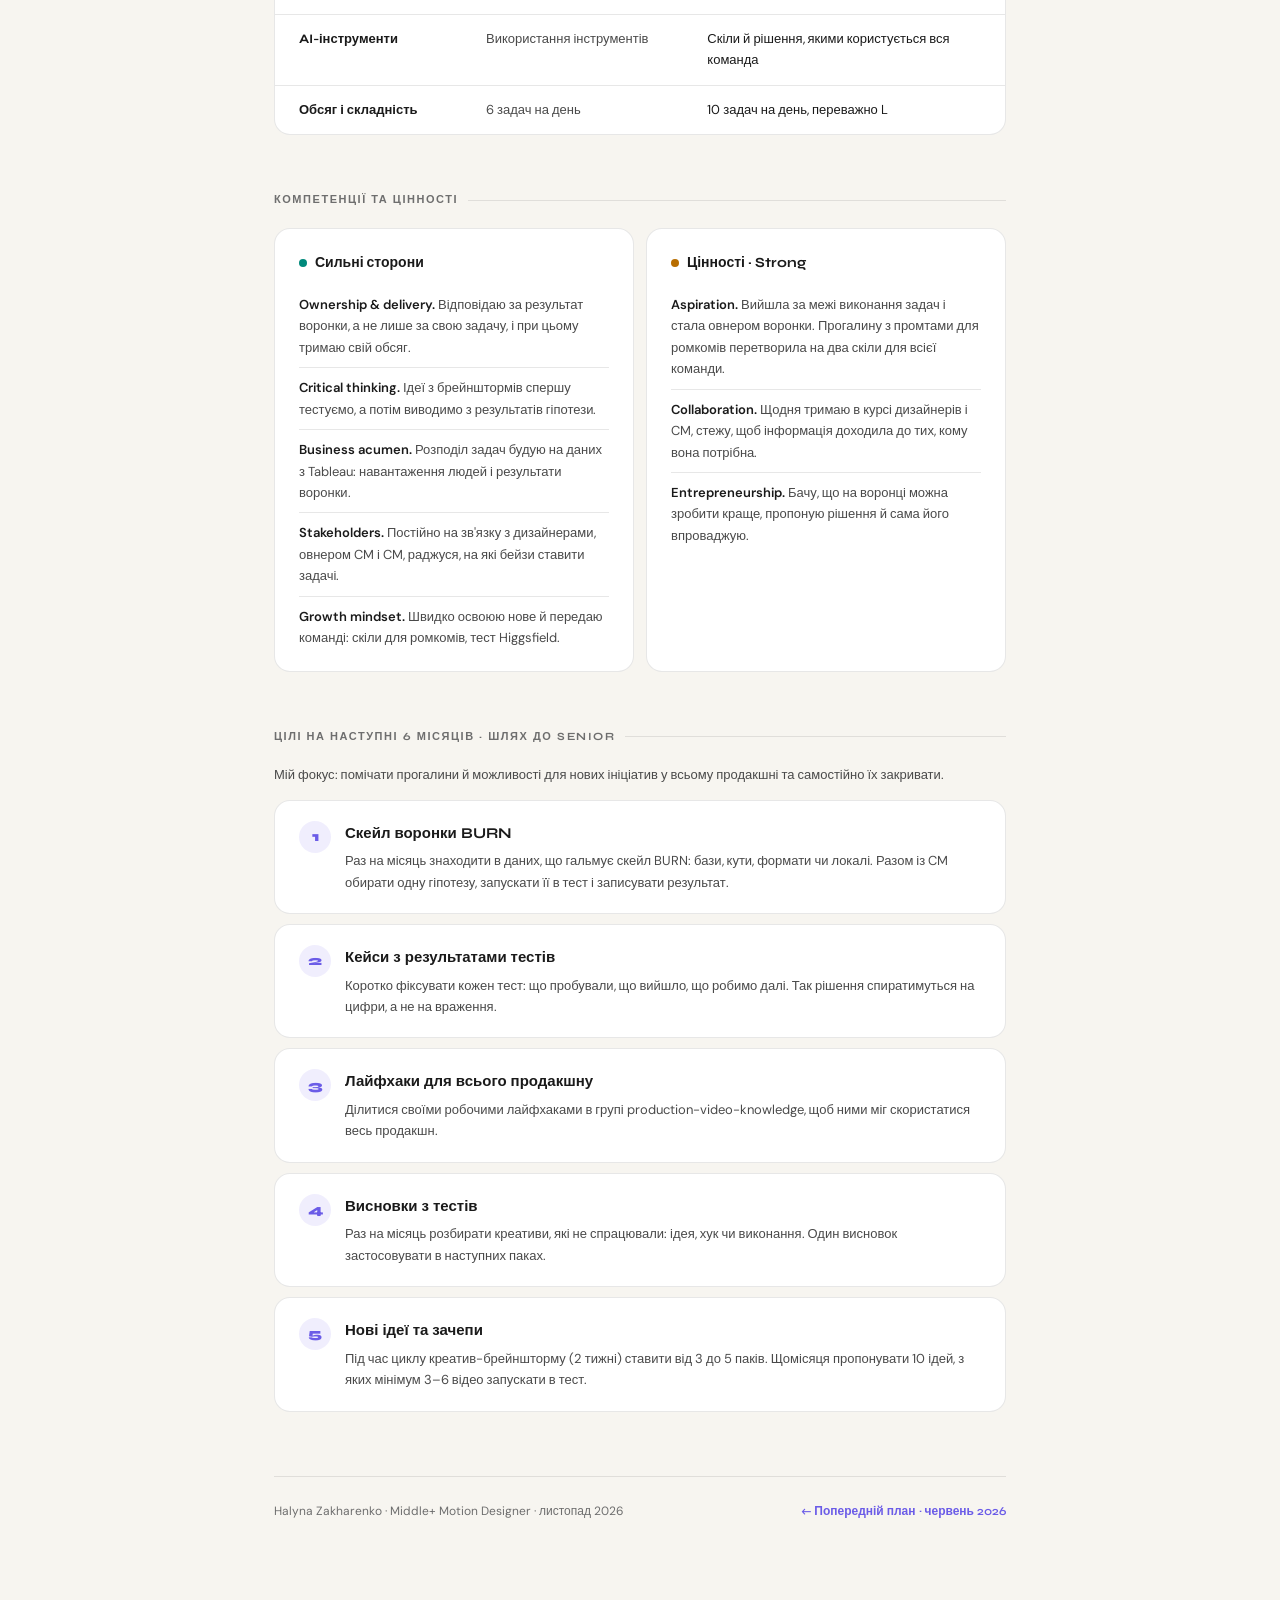
<file: 2026-11/index.html>
<!DOCTYPE html>
<html lang="uk">
<head>
<meta charset="UTF-8">
<meta name="robots" content="noindex, nofollow">
<meta http-equiv="refresh" content="0; url=../">
<link rel="canonical" href="../">
<title>Growth Plan · листопад 2026</title>
</head>
<body><a href="../">Growth Plan · листопад 2026</a></body>
</html>
</file>
<file: assets/plan.css>
/* Shared styles for all growth plans */
*, *::before, *::after { box-sizing: border-box; margin: 0; padding: 0; }

:root {
  --bg: #F7F5F0; --surface: #FFFFFF; --surface2: #F0EDE6;
  --ink: #1A1A1A; --text: #4A4A4A; --muted: #6E6E6E;
  --border: rgba(26,26,26,0.1); --border-strong: rgba(26,26,26,0.18);
  --accent: #6B5CE7; --accent-soft: rgba(107,92,231,0.1); --accent-line: rgba(107,92,231,0.25);
  --pink: #C2185B; --teal: #00897B; --amber: #B86E00; --blue: #1565C0; --green: #2E7D32; --coral: #D84315;
  --btn-bg: #1A1A1A; --btn-fg: #FFFFFF;
  --topbar: rgba(247,245,240,0.85);
  --font-display: 'Syne', sans-serif; --font-body: 'DM Sans', sans-serif;
  --radius: 16px; --radius-sm: 10px;
}
@media (prefers-color-scheme: dark) {
  :root:not([data-theme="light"]) {
    --bg: #141414; --surface: #1E1E1E; --surface2: #262626;
    --ink: #F2F0EB; --text: #C9C6BF; --muted: #9C988F;
    --border: rgba(255,255,255,0.09); --border-strong: rgba(255,255,255,0.18);
    --accent: #A79DFF; --accent-soft: rgba(167,157,255,0.12); --accent-line: rgba(167,157,255,0.3);
    --pink: #F06292; --teal: #4DB6AC; --amber: #FFB74D; --blue: #64B5F6; --green: #81C784; --coral: #FF8A65;
    --btn-bg: #F2F0EB; --btn-fg: #141414;
    --topbar: rgba(20,20,20,0.85);
  }
}
:root[data-theme="dark"] {
  --bg: #141414; --surface: #1E1E1E; --surface2: #262626;
  --ink: #F2F0EB; --text: #C9C6BF; --muted: #9C988F;
  --border: rgba(255,255,255,0.09); --border-strong: rgba(255,255,255,0.18);
  --accent: #A79DFF; --accent-soft: rgba(167,157,255,0.12); --accent-line: rgba(167,157,255,0.3);
  --pink: #F06292; --teal: #4DB6AC; --amber: #FFB74D; --blue: #64B5F6; --green: #81C784; --coral: #FF8A65;
  --btn-bg: #F2F0EB; --btn-fg: #141414;
  --topbar: rgba(20,20,20,0.85);
}

html { scroll-behavior: smooth; }
body { background: var(--bg); color: var(--ink); font-family: var(--font-body); font-size: 15px; line-height: 1.7; -webkit-font-smoothing: antialiased; min-height: 100vh; }
a { color: var(--accent); text-underline-offset: 3px; }
a:focus-visible { outline: 2px solid var(--accent); outline-offset: 3px; border-radius: 6px; }

/* Top bar: switch between plans */
.topbar { position: sticky; top: 0; z-index: 10; background: var(--topbar); backdrop-filter: saturate(1.4) blur(10px); -webkit-backdrop-filter: saturate(1.4) blur(10px); border-bottom: 1px solid var(--border); }
.topbar-inner { max-width: 780px; margin: 0 auto; padding: 12px 24px; display: flex; align-items: center; justify-content: space-between; gap: 16px; }
.brand { font-family: var(--font-display); font-size: 13px; font-weight: 700; letter-spacing: 0.02em; color: var(--ink); white-space: nowrap; }
.switch { display: flex; gap: 4px; background: var(--surface2); padding: 4px; border-radius: 40px; }
.switch a { font-family: var(--font-display); font-size: 12px; font-weight: 600; color: var(--muted); text-decoration: none; padding: 6px 14px; border-radius: 40px; white-space: nowrap; transition: color .15s, background .15s; }
.switch a:hover { color: var(--ink); }
.switch a[aria-current="page"] { background: var(--surface); color: var(--ink); box-shadow: 0 1px 3px rgba(0,0,0,0.08); }

.page { max-width: 780px; margin: 0 auto; padding: 56px 24px 96px; }

/* Hero */
.hero { margin-bottom: 40px; }
.hero-tag { display: inline-flex; align-items: center; gap: 6px; font-family: var(--font-display); font-size: 11px; font-weight: 600; letter-spacing: 0.12em; text-transform: uppercase; color: var(--accent); background: var(--accent-soft); border: 1px solid var(--accent-line); padding: 5px 14px; border-radius: 40px; margin-bottom: 20px; }
.hero-tag::before { content: ''; width: 6px; height: 6px; border-radius: 50%; background: var(--accent); }
.hero-name { font-family: var(--font-display); font-size: clamp(40px, 9vw, 72px); font-weight: 800; line-height: 1.0; letter-spacing: -0.02em; margin-bottom: 12px; }
.hero-name span { color: var(--accent); }
.hero-role { font-size: 16px; color: var(--text); font-weight: 300; margin-bottom: 20px; }
.hero-row { display: flex; flex-wrap: wrap; align-items: center; gap: 8px; }
.chip { font-size: 12px; color: var(--text); background: var(--surface); border: 1px solid var(--border); padding: 6px 12px; border-radius: 40px; }
.hero-goal { display: inline-flex; align-items: center; gap: 8px; background: var(--btn-bg); color: var(--btn-fg); font-family: var(--font-display); font-size: 13px; font-weight: 600; letter-spacing: 0.03em; padding: 8px 16px; border-radius: 40px; }
.hero-goal svg { width: 14px; height: 14px; }

/* Summary */
.summary { background: var(--surface); border: 1px solid var(--border); border-left: 4px solid var(--accent); border-radius: var(--radius); padding: 22px 26px; margin-bottom: 16px; color: var(--text); line-height: 1.8; }
.summary strong { color: var(--ink); font-weight: 600; }

/* Metrics */
.metrics { display: grid; grid-template-columns: repeat(4, 1fr); gap: 10px; margin-bottom: 56px; }
.metric { background: var(--surface); border: 1px solid var(--border); border-radius: var(--radius); padding: 18px 14px; text-align: center; }
.metric-val { font-family: var(--font-display); font-size: 28px; font-weight: 800; line-height: 1; margin-bottom: 8px; }
.metric-val small { font-size: 15px; font-weight: 600; color: var(--muted); }
.metric-label { font-size: 12px; color: var(--muted); line-height: 1.35; }

.source { font-size: 12px; color: var(--muted); margin-top: 10px; }

/* Section nav */
.toc { display: flex; flex-wrap: wrap; gap: 6px; margin: -32px 0 56px; }
.toc a { font-size: 12px; color: var(--text); text-decoration: none; padding: 5px 12px; border: 1px solid var(--border-strong); border-radius: 40px; transition: border-color .15s, color .15s; }
.toc a:hover { color: var(--accent); border-color: var(--accent); }

/* Sections */
.section { margin-bottom: 56px; scroll-margin-top: 72px; }
.section-label { font-family: var(--font-display); font-size: 11px; font-weight: 700; letter-spacing: 0.14em; text-transform: uppercase; color: var(--muted); margin-bottom: 18px; display: flex; align-items: center; gap: 10px; }
.section-label::after { content: ''; flex: 1; height: 1px; background: var(--border); }

/* Achievement cards */
.card { --c: var(--accent); background: var(--surface); border: 1px solid var(--border); border-radius: var(--radius); padding: 24px 26px 22px 30px; margin-bottom: 12px; position: relative; overflow: hidden; }
.card::before { content: ''; position: absolute; inset: 0 auto 0 0; width: 4px; background: var(--c); }
.c-pink { --c: var(--pink); } .c-teal { --c: var(--teal); } .c-purple { --c: var(--accent); }
.c-amber { --c: var(--amber); } .c-blue { --c: var(--blue); } .c-green { --c: var(--green); } .c-coral { --c: var(--coral); }
.card-title { font-family: var(--font-display); font-size: 17px; font-weight: 700; line-height: 1.3; }
.card-meta { font-size: 12px; color: var(--muted); margin: 4px 0 12px; }
.card-body { font-size: 14px; color: var(--text); line-height: 1.75; margin-bottom: 14px; }
.card-body p + p { margin-top: 8px; }
.tags { display: flex; flex-wrap: wrap; gap: 6px; }
.tag { font-size: 11px; font-weight: 500; padding: 3px 10px; border-radius: 20px; border: 1px solid var(--border-strong); color: var(--text); background: var(--bg); }

/* Two-column panels */
.grid2 { display: grid; grid-template-columns: 1fr 1fr; gap: 12px; }
.panel { background: var(--surface); border: 1px solid var(--border); border-radius: var(--radius); padding: 22px 24px; }
.panel-title { font-family: var(--font-display); font-size: 14px; font-weight: 700; margin-bottom: 10px; display: flex; align-items: center; gap: 8px; }
.panel-title::before { content: ''; width: 8px; height: 8px; border-radius: 50%; background: var(--c, var(--accent)); flex-shrink: 0; }
.item { font-size: 13px; color: var(--text); line-height: 1.65; padding: 9px 0; border-bottom: 1px solid var(--border); }
.item:last-child { border-bottom: none; padding-bottom: 0; }
.item b { color: var(--ink); font-weight: 600; }

/* Before / after */
.compare { background: var(--surface); border: 1px solid var(--border); border-radius: var(--radius); overflow: hidden; }
.compare-row { display: grid; grid-template-columns: 1fr 1.2fr 1.6fr; gap: 16px; padding: 14px 24px; border-bottom: 1px solid var(--border); font-size: 13px; color: var(--text); line-height: 1.6; }
.compare-row:last-child { border-bottom: none; }
.compare-head { background: var(--surface2); font-family: var(--font-display); font-size: 10px; font-weight: 700; letter-spacing: 0.12em; text-transform: uppercase; color: var(--muted); }
.compare-row .dir { font-family: var(--font-display); font-weight: 700; color: var(--ink); }
.compare-row .now { color: var(--ink); }

/* Recognition */
.quotes { background: var(--surface); border: 1px solid var(--border); border-radius: var(--radius); padding: 8px 26px; }
.quote { padding: 18px 0; border-bottom: 1px solid var(--border); }
.quote:last-child { border-bottom: none; }
.quote-text { font-size: 15px; color: var(--ink); line-height: 1.75; font-style: italic; border-left: 3px solid var(--teal); padding-left: 16px; margin-bottom: 8px; }
.quote-meta { font-size: 12px; color: var(--muted); padding-left: 19px; }
.quote-meta b { color: var(--teal); font-weight: 600; }

/* Goals */
.goal { background: var(--surface); border: 1px solid var(--border); border-radius: var(--radius); padding: 20px 24px; margin-bottom: 10px; display: grid; grid-template-columns: 32px 1fr; gap: 14px; }
.goal-num { width: 32px; height: 32px; border-radius: 50%; background: var(--accent-soft); color: var(--accent); font-family: var(--font-display); font-weight: 800; font-size: 14px; display: flex; align-items: center; justify-content: center; }
.goal-title { font-family: var(--font-display); font-size: 15px; font-weight: 700; margin-bottom: 4px; }
.goal-body { font-size: 13px; color: var(--text); line-height: 1.65; }
.goal-check { margin-top: 8px; font-size: 12px; color: var(--muted); }

/* Footer */
.footer { margin-top: 64px; padding-top: 24px; border-top: 1px solid var(--border); display: flex; justify-content: space-between; align-items: center; gap: 16px; flex-wrap: wrap; font-size: 12px; color: var(--muted); }
.footer a { font-family: var(--font-display); font-weight: 600; text-decoration: none; }

/* Motion */
@keyframes fadeUp { from { opacity: 0; transform: translateY(16px); } to { opacity: 1; transform: none; } }
.hero, .summary, .metrics { animation: fadeUp .5s ease both; }
.summary { animation-delay: .05s; } .metrics { animation-delay: .1s; }
@media (prefers-reduced-motion: reduce) { html { scroll-behavior: auto; } .hero, .summary, .metrics { animation: none; } }

/* Embed mode: inside Notion the page blends into Notion's own background */
html.in-embed { --bg: #FFFFFF; --surface: #FBFBFA; --surface2: #F1F1EF; --topbar: transparent; }
@media (prefers-color-scheme: dark) {
  html.in-embed:not([data-theme="light"]) { --bg: #191919; --surface: #202020; --surface2: #2A2A2A; --topbar: transparent; }
}
html.in-embed[data-theme="dark"] { --bg: #191919; --surface: #202020; --surface2: #2A2A2A; --topbar: transparent; }
html.in-embed, html.in-embed body { background: var(--bg); }
html.in-embed .topbar { position: static; border-bottom: none; backdrop-filter: none; -webkit-backdrop-filter: none; }
html.in-embed .topbar-inner { padding-top: 8px; padding-bottom: 0; justify-content: flex-start; }
html.in-embed .brand { display: none; }
html.in-embed .page { padding-top: 32px; }
html.in-embed .hero-name { font-size: clamp(36px, 7vw, 60px); }

/* Mobile */
@media (max-width: 600px) {
  .topbar-inner { padding: 10px 16px; }
  .brand { display: none; }
  .switch { width: 100%; } .switch a { flex: 1; text-align: center; }
  .page { padding: 36px 16px 72px; }
  .metrics { grid-template-columns: repeat(2, 1fr); }
  .grid2 { grid-template-columns: 1fr; }
  .card { padding: 20px 18px 18px 22px; }
  .compare-row { grid-template-columns: 1fr; gap: 2px; padding: 14px 18px; }
  .compare-head { display: none; }
  .compare-row .was::before { content: 'Було: '; color: var(--muted); }
  .compare-row .now::before { content: 'Стало: '; color: var(--muted); }
  .quotes { padding: 4px 18px; }
}
</file>
